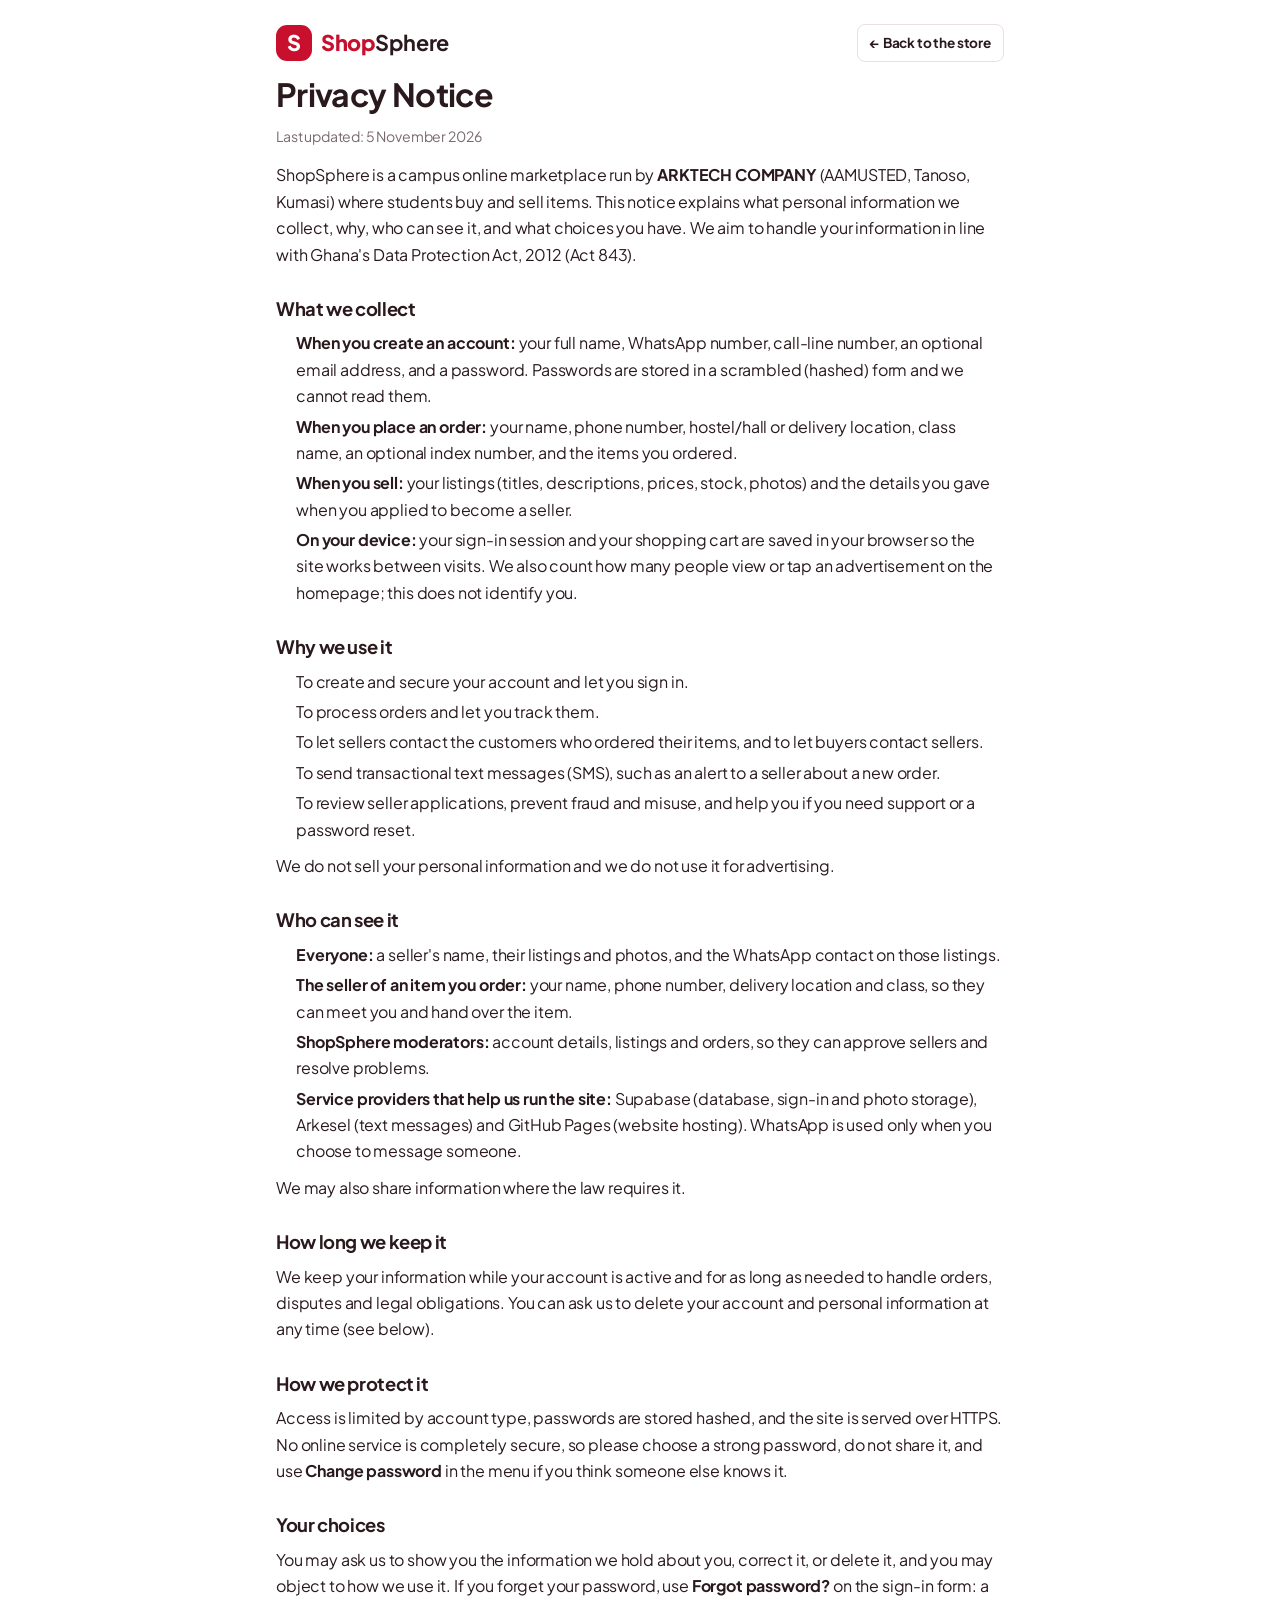
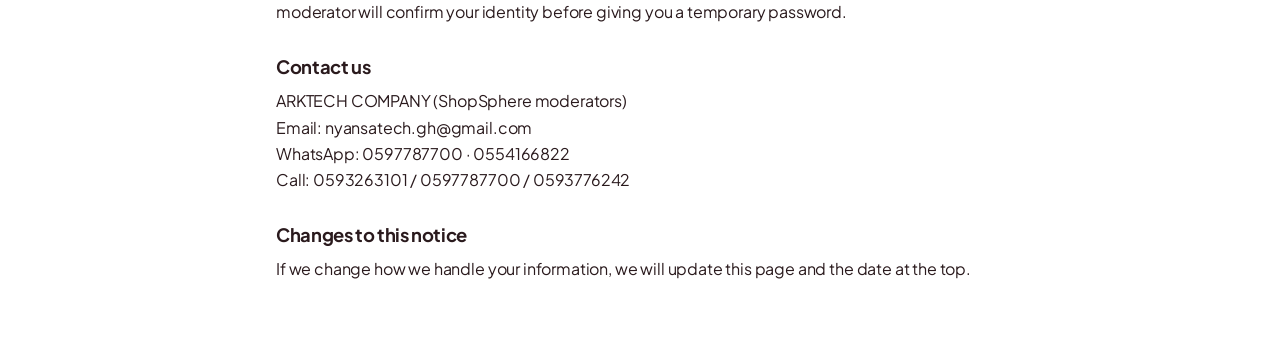
<file: Privacy.html>
<!DOCTYPE html>
<html lang="en">
<head>
  <meta charset="UTF-8" />
  <meta name="viewport" content="width=device-width, initial-scale=1.0" />
  <meta name="theme-color" content="#c8102e" />
  <title>Privacy Notice — ShopSphere</title>
  <meta name="description" content="How ShopSphere collects, uses and protects your personal information." />
  <link rel="stylesheet" href="style.css" />
  <link rel="stylesheet" href="https://cdn.jsdelivr.net/npm/bootstrap-icons@1.11.3/font/bootstrap-icons.min.css" />
  <style>
    .legal { max-width: 760px; margin: 0 auto; padding: 24px 16px 56px; line-height: 1.65; }
    .legal h1 { margin: 6px 0 4px; }
    .legal h2 { margin: 26px 0 6px; font-size: 1.15rem; }
    .legal ul { padding-left: 20px; margin: 6px 0 10px; }
    .legal li { margin-bottom: 4px; }
    .legal .updated { color: var(--muted); font-size: .88rem; margin-bottom: 14px; }
    .legal__top { display: flex; align-items: center; justify-content: space-between; gap: 12px; flex-wrap: wrap; }
  </style>
</head>
<body>
  <main class="legal">
    <div class="legal__top">
      <a href="index.html" class="logo" aria-label="ShopSphere home"><span class="logo__mark">S</span><span><b>Shop</b><em>Sphere</em></span></a>
      <a href="index.html" class="btn btn--ghost btn--sm">← Back to the store</a>
    </div>

    <h1>Privacy Notice</h1>
    <p class="updated">Last updated: 5 November 2026</p>

    <p>ShopSphere is a campus online marketplace run by <b>ARKTECH COMPANY</b> (AAMUSTED, Tanoso, Kumasi) where students buy and sell items. This notice explains what personal information we collect, why, who can see it, and what choices you have. We aim to handle your information in line with Ghana's Data Protection Act, 2012 (Act 843).</p>

    <h2>What we collect</h2>
    <ul>
      <li><b>When you create an account:</b> your full name, WhatsApp number, call-line number, an optional email address, and a password. Passwords are stored in a scrambled (hashed) form and we cannot read them.</li>
      <li><b>When you place an order:</b> your name, phone number, hostel/hall or delivery location, class name, an optional index number, and the items you ordered.</li>
      <li><b>When you sell:</b> your listings (titles, descriptions, prices, stock, photos) and the details you gave when you applied to become a seller.</li>
      <li><b>On your device:</b> your sign-in session and your shopping cart are saved in your browser so the site works between visits. We also count how many people view or tap an advertisement on the homepage; this does not identify you.</li>
    </ul>

    <h2>Why we use it</h2>
    <ul>
      <li>To create and secure your account and let you sign in.</li>
      <li>To process orders and let you track them.</li>
      <li>To let sellers contact the customers who ordered their items, and to let buyers contact sellers.</li>
      <li>To send transactional text messages (SMS), such as an alert to a seller about a new order.</li>
      <li>To review seller applications, prevent fraud and misuse, and help you if you need support or a password reset.</li>
    </ul>
    <p>We do not sell your personal information and we do not use it for advertising.</p>

    <h2>Who can see it</h2>
    <ul>
      <li><b>Everyone:</b> a seller's name, their listings and photos, and the WhatsApp contact on those listings.</li>
      <li><b>The seller of an item you order:</b> your name, phone number, delivery location and class, so they can meet you and hand over the item.</li>
      <li><b>ShopSphere moderators:</b> account details, listings and orders, so they can approve sellers and resolve problems.</li>
      <li><b>Service providers that help us run the site:</b> Supabase (database, sign-in and photo storage), Arkesel (text messages) and GitHub Pages (website hosting). WhatsApp is used only when you choose to message someone.</li>
    </ul>
    <p>We may also share information where the law requires it.</p>

    <h2>How long we keep it</h2>
    <p>We keep your information while your account is active and for as long as needed to handle orders, disputes and legal obligations. You can ask us to delete your account and personal information at any time (see below).</p>

    <h2>How we protect it</h2>
    <p>Access is limited by account type, passwords are stored hashed, and the site is served over HTTPS. No online service is completely secure, so please choose a strong password, do not share it, and use <b>Change password</b> in the menu if you think someone else knows it.</p>

    <h2>Your choices</h2>
    <p>You may ask us to show you the information we hold about you, correct it, or delete it, and you may object to how we use it. If you forget your password, use <b>Forgot password?</b> on the sign-in form: a moderator will confirm your identity before giving you a temporary password.</p>

    <h2>Contact us</h2>
    <p>ARKTECH COMPANY (ShopSphere moderators)<br>
      Email: <a href="mailto:nyansatech.gh@gmail.com">nyansatech.gh@gmail.com</a><br>
      WhatsApp: <a href="https://wa.me/233597787700" target="_blank" rel="noopener">0597787700</a> · <a href="https://wa.me/233554166822" target="_blank" rel="noopener">0554166822</a><br>
      Call: 0593263101 / 0597787700 / 0593776242</p>

    <h2>Changes to this notice</h2>
    <p>If we change how we handle your information, we will update this page and the date at the top.</p>
  </main>
</body>
</html>
</file>
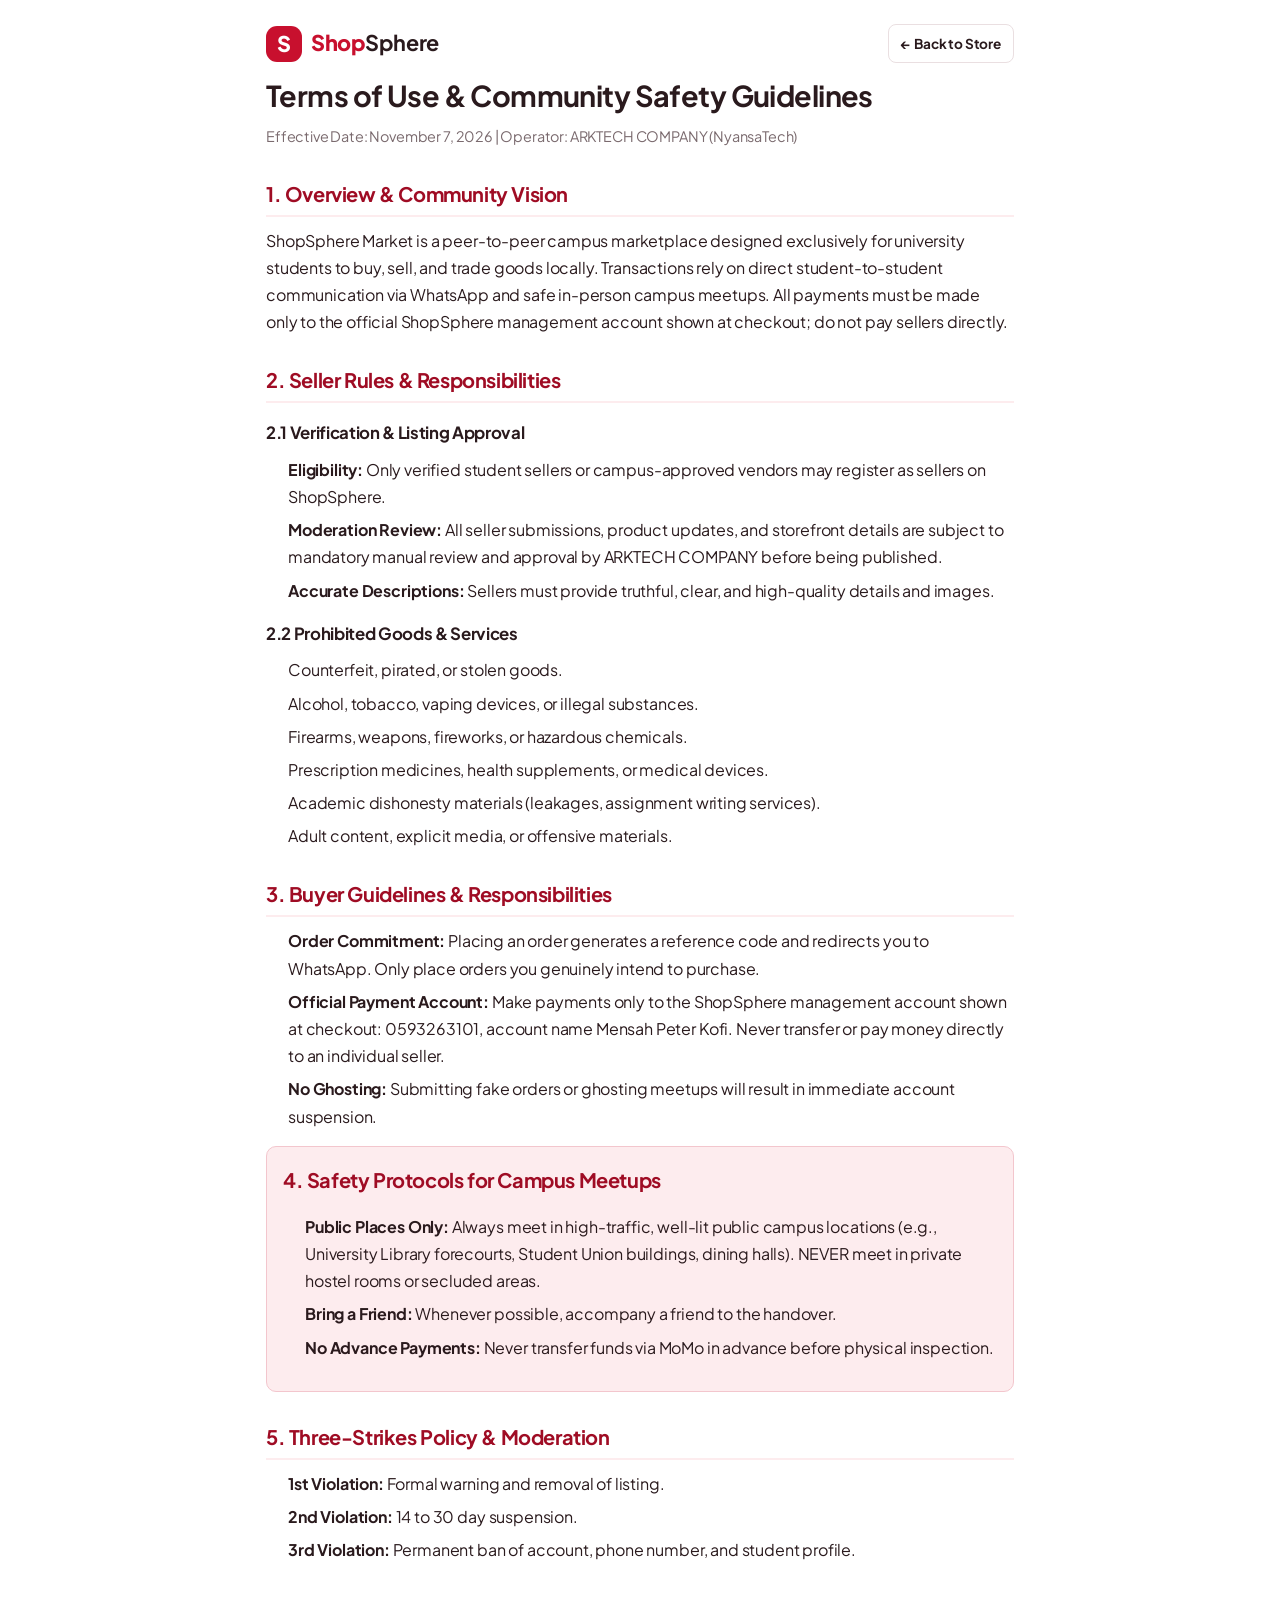
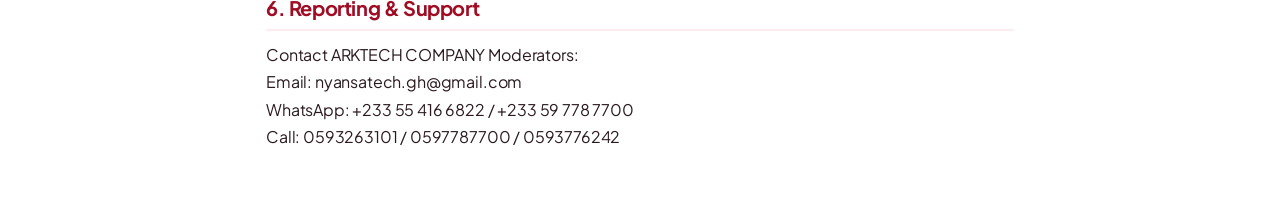
<file: terms.html>
<!DOCTYPE html>
<html lang="en">
<head>
  <meta charset="UTF-8" />
  <meta name="viewport" content="width=device-width, initial-scale=1.0" />
  <meta name="theme-color" content="#c8102e" />
  <title>Terms of Use & Community Safety — ShopSphere</title>
  <link rel="stylesheet" href="style.css" />
  <link rel="stylesheet" href="https://cdn.jsdelivr.net/npm/bootstrap-icons@1.11.3/font/bootstrap-icons.min.css" />
  <style>
    .legal { max-width: 780px; margin: 0 auto; padding: 24px 16px 56px; line-height: 1.7; }
    .legal h1 { font-size: 1.8rem; margin: 8px 0 4px; }
    .legal h2 { font-size: 1.25rem; margin: 28px 0 10px; color: var(--red-dark, #c8102e); border-bottom: 2px solid var(--red-soft); padding-bottom: 4px; }
    .legal h3 { font-size: 1.05rem; margin: 16px 0 6px; }
    .legal ul { padding-left: 22px; margin: 8px 0 14px; }
    .legal li { margin-bottom: 6px; }
    .legal .updated { color: var(--muted); font-size: 0.9rem; margin-bottom: 16px; }
    .legal-box { background: var(--red-soft, #fdf2f2); border: 1px solid var(--red-line, #f8d7da); border-radius: 10px; padding: 16px; margin: 16px 0; }
  </style>
</head>
<body>
  <main class="legal">
    <div style="display:flex;justify-content:space-between;align-items:center;">
      <a href="index.html" class="logo"><span class="logo__mark">S</span><span><b>Shop</b><em>Sphere</em></span></a>
      <a href="index.html" class="btn btn--ghost btn--sm">← Back to Store</a>
    </div>

    <h1>Terms of Use & Community Safety Guidelines</h1>
    <p class="updated">Effective Date: November 7, 2026 | Operator: ARKTECH COMPANY (NyansaTech)</p>

    <h2>1. Overview & Community Vision</h2>
    <p>ShopSphere Market is a peer-to-peer campus marketplace designed exclusively for university students to buy, sell, and trade goods locally. Transactions rely on direct student-to-student communication via WhatsApp and safe in-person campus meetups. All payments must be made only to the official ShopSphere management account shown at checkout; do not pay sellers directly.</p>

    <h2>2. Seller Rules & Responsibilities</h2>
    <h3>2.1 Verification & Listing Approval</h3>
    <ul>
      <li><strong>Eligibility:</strong> Only verified student sellers or campus-approved vendors may register as sellers on ShopSphere.</li>
      <li><strong>Moderation Review:</strong> All seller submissions, product updates, and storefront details are subject to mandatory manual review and approval by ARKTECH COMPANY before being published.</li>
      <li><strong>Accurate Descriptions:</strong> Sellers must provide truthful, clear, and high-quality details and images.</li>
    </ul>

    <h3>2.2 Prohibited Goods & Services</h3>
    <ul>
      <li>Counterfeit, pirated, or stolen goods.</li>
      <li>Alcohol, tobacco, vaping devices, or illegal substances.</li>
      <li>Firearms, weapons, fireworks, or hazardous chemicals.</li>
      <li>Prescription medicines, health supplements, or medical devices.</li>
      <li>Academic dishonesty materials (leakages, assignment writing services).</li>
      <li>Adult content, explicit media, or offensive materials.</li>
    </ul>

    <h2>3. Buyer Guidelines & Responsibilities</h2>
    <ul>
      <li><strong>Order Commitment:</strong> Placing an order generates a reference code and redirects you to WhatsApp. Only place orders you genuinely intend to purchase.</li>
      <li><strong>Official Payment Account:</strong> Make payments only to the ShopSphere management account shown at checkout: 0593263101, account name Mensah Peter Kofi. Never transfer or pay money directly to an individual seller.</li>
      <li><strong>No Ghosting:</strong> Submitting fake orders or ghosting meetups will result in immediate account suspension.</li>
    </ul>

    <div class="legal-box">
      <h2 style="margin-top:0">4. Safety Protocols for Campus Meetups</h2>
      <ul>
        <li><strong>Public Places Only:</strong> Always meet in high-traffic, well-lit public campus locations (e.g., University Library forecourts, Student Union buildings, dining halls). NEVER meet in private hostel rooms or secluded areas.</li>
        <li><strong>Bring a Friend:</strong> Whenever possible, accompany a friend to the handover.</li>
        <li><strong>No Advance Payments:</strong> Never transfer funds via MoMo in advance before physical inspection.</li>
      </ul>
    </div>

    <h2>5. Three-Strikes Policy & Moderation</h2>
    <ul>
      <li><strong>1st Violation:</strong> Formal warning and removal of listing.</li>
      <li><strong>2nd Violation:</strong> 14 to 30 day suspension.</li>
      <li><strong>3rd Violation:</strong> Permanent ban of account, phone number, and student profile.</li>
    </ul>

    <h2>6. Reporting & Support</h2>
    <p>Contact ARKTECH COMPANY Moderators:<br>
    Email: <a href="mailto:nyansatech.gh@gmail.com">nyansatech.gh@gmail.com</a><br>
    WhatsApp: <a href="https://wa.me/233554166822">+233 55 416 6822</a> / <a href="https://wa.me/233597787700">+233 59 778 7700</a><br>
    Call: 0593263101 / 0597787700 / 0593776242</p>
  </main>
</body>
</html>
</file>
<file: style.css>
@import url('https://fonts.googleapis.com/css2?family=Plus+Jakarta+Sans:wght@400;500;600;700;800&display=swap');

/* =========================================================
   ShopSphere Campus — red & white
   Tokens first. Legacy names (--orange, --green, --yellow)
   are kept as aliases so admin / seller pages keep working.
   ========================================================= */
:root {
  --red: #c8102e;
  --red-dark: #9f0c24;
  --red-deep: #5c0615;
  --red-soft: #fdecee;
  --red-line: #f3c6cd;
  --white: #ffffff;

  --ink: #2a1a1d;
  --muted: #7a6a6e;
  --line: #eadfe1;
  --bg: #fcf8f8;
  --card: #ffffff;
  --ok: #1f9d55;
  --danger: #4a0a14;

  /* legacy aliases (used by admin.html / admin.js / seller pages) */
  --orange: var(--red);
  --orange-dark: var(--red-dark);
  --green: var(--red);
  --green-dark: var(--red-dark);
  --yellow: #ffc2cb;

  --radius: 14px;
  --radius-sm: 10px;
  --shadow: 0 1px 2px rgba(92, 6, 21, .05), 0 6px 20px rgba(92, 6, 21, .06);
  --shadow-lg: 0 18px 50px rgba(60, 5, 15, .28);

  --font-sans: 'Plus Jakarta Sans', -apple-system, BlinkMacSystemFont, 'Segoe UI', Roboto, Helvetica, Arial, sans-serif;
  
  /* Font Sizes */
  --fs-xs: 0.75rem;
  --fs-sm: 0.875rem;
  --fs-base: 1rem;
  --fs-lg: 1.125rem;
  --fs-xl: 1.35rem;
  --fs-2xl: 1.75rem;
}

* { box-sizing: border-box; margin: 0; padding: 0; }
html {
  font-family: var(--font-sans);
  font-size: 16px;
  -webkit-font-smoothing: antialiased;
  -moz-osx-font-smoothing: grayscale;
  text-rendering: optimizeLegibility;
  scroll-behavior: smooth;
}
body {
  font-family: var(--font-sans);
  line-height: 1.55;
  color: var(--ink, #1f2937);
  letter-spacing: -0.01em;
}
img { display: block; max-width: 100%; }
button { font: inherit; cursor: pointer; border: none; background: none; color: inherit; }
input, select, textarea { font: inherit; color: inherit; }
a { color: inherit; text-decoration: none; }
ul { list-style: none; }
:focus-visible { outline: 3px solid var(--red); outline-offset: 2px; }
.header :focus-visible, .admin-side :focus-visible, .footer :focus-visible, .slide :focus-visible { outline-color: #fff; }

/* ---------- Buttons ---------- */
.btn {
  display: inline-flex; align-items: center; justify-content: center; gap: 8px;
  padding: 11px 18px; border-radius: var(--radius-sm); font-weight: 700;
  transition: background .15s ease, border-color .15s ease, color .15s ease;
  white-space: nowrap;
}
.btn:active { transform: translateY(1px); }
.btn:disabled { opacity: .55; cursor: not-allowed; }
.btn--primary, .btn--green { background: var(--red); color: #fff; }
.btn--primary:hover, .btn--green:hover { background: var(--red-dark); }
.btn--ghost { background: #fff; color: var(--ink); border: 1.5px solid var(--line); }
.btn--ghost:hover { border-color: var(--red); color: var(--red-dark); background: var(--red-soft); }
.btn--white { background: #fff; color: var(--red-dark); }
.btn--white:hover { background: var(--red-soft); }
.btn--danger { background: var(--danger); color: #fff; }
.btn--danger:hover { background: #000; }
.btn--block { width: 100%; }
.btn--sm { padding: 7px 12px; font-size: .85rem; border-radius: 8px; }

/* ---------- Layout helpers ---------- */
.container { width: min(1200px, 92%); margin-inline: auto; }
.hidden { display: none !important; }
.badge { display: inline-block; padding: 3px 9px; border-radius: 999px; font-size: .72rem; font-weight: 700; }
.badge--sale { background: var(--red-soft); color: var(--red-dark); }
.badge--cat { background: var(--red-soft); color: var(--red-dark); }
.badge--low { background: #fef3c7; color: #92400e; }
.section-title {
  display: flex; align-items: flex-end; gap: 12px; justify-content: space-between;
  margin: 30px 0 14px;
}
.section-title h2 { font-family: var(--font-display); font-size: 1.45rem; font-weight: 800; letter-spacing: -.01em; line-height: 1.15; }
.section-title span { color: inherit; }
.section-title__count { color: var(--muted); font-size: .85rem; font-weight: 600; margin-top: 2px; }
.section-title__tools { display: flex; align-items: center; gap: 10px; }

/* ---------- Toasts ---------- */
.toast-host {
  position: fixed; z-index: 4000; bottom: 22px; right: 22px;
  display: flex; flex-direction: column; gap: 10px; pointer-events: none;
}
.toast {
  display: flex; align-items: center; gap: 10px;
  background: var(--ink); color: #fff; padding: 12px 16px; border-radius: 12px;
  box-shadow: var(--shadow-lg); font-weight: 600; font-size: .9rem;
  transform: translateX(120%); opacity: 0; transition: transform .3s ease, opacity .3s ease;
  max-width: 320px;
}
.toast--show { transform: translateX(0); opacity: 1; }
.toast__icon { flex: none; color: #72dc99; font-size: 1.05rem; }
.toast--error .toast__icon { color: #ff7b8b; }
.toast--info .toast__icon { color: #ffc2cb; }

/* =========================================================
   HEADER (index)
   ========================================================= */
.header { position: sticky; top: 0; z-index: 900; background: var(--red); color: #fff; box-shadow: 0 2px 14px rgba(92, 6, 21, .28); }
.header__top {
  background: var(--red-deep); color: #ffe3e7; font-size: .78rem; text-align: center;
  padding: 6px 12px; font-weight: 600;
}
.header__main {
  display: grid; align-items: center; gap: 14px; padding: 12px 0; min-width: 0;
  grid-template-columns: auto minmax(0, 1fr) auto;
  grid-template-areas: "menu logo search cart";
}
.header .hamburger { grid-area: menu; }
.header .logo { grid-area: logo; }
.header .search { grid-area: search; }
.header .header__actions { grid-area: cart; }

.hamburger {
  display: inline-flex; align-items: center; justify-content: center;
  width: 42px; height: 42px; border-radius: 12px; font-size: 1.5rem; line-height: 1;
}
.header .hamburger { background: rgba(255, 255, 255, .16); color: #fff; }
.header .hamburger:hover { background: rgba(255, 255, 255, .28); }

.logo { display: flex; align-items: center; gap: 9px; font-family: var(--font-display); font-weight: 800; font-size: 1.35rem; letter-spacing: -.02em; }
.logo b { color: var(--red); font-weight: 800; }
.logo em { color: var(--ink); font-style: normal; font-weight: 700; }
.logo__mark {
  width: 36px; height: 36px; border-radius: 11px; background: var(--red); color: #fff;
  display: grid; place-items: center; font-weight: 800; flex: none;
}
.header .logo b { color: #fff; }
.header .logo em { color: #ffd3d9; }
.header .logo__mark { background: #fff; color: var(--red); }

/* search */
.search { position: relative; width: 100%; max-width: 680px; margin-inline: auto; min-width: 0; }
.search__box { display: flex; background: #fff; border-radius: 12px; overflow: hidden; transition: box-shadow .15s ease; }
.search__box:focus-within { box-shadow: 0 0 0 3px rgba(255, 255, 255, .5); }
.search__box input { flex: 1; min-width: 0; border: none; padding: 12px 14px; outline: none; background: transparent; color: var(--ink); }
.search__box input::placeholder { color: #a8979b; }
.search__box button { display: grid; place-items: center; background: var(--red-deep); color: #fff; padding: 0 18px; transition: background .15s ease; }
.search__box button:hover { background: #000; }
.search__box button svg { display: block; }

/* cart & track button customizations */
.header__actions { display: flex; align-items: center; gap: 8px; }
.icon-btn {
  position: relative; display: inline-flex; align-items: center; gap: 8px;
  padding: 9px 14px; border-radius: 12px; font-weight: 700; color: var(--ink);
}

/* Track Order Button Styling */
#btnTrackOrder {
  background: rgba(255, 255, 255, 0.15) !important;
  color: #ffffff !important;
  border: 1px solid rgba(255, 255, 255, 0.3) !important;
  transition: all 0.2s ease;
  min-height: 42px;
}
#btnTrackOrder:hover {
  background: #ffffff !important;
  color: var(--red-dark, #c8102e) !important;
}

/* Cart Button Styling (High Visibility Accent) */
#btnCart {
  background: #22c55e !important; /* Fresh WhatsApp/Green Accent */
  color: #ffffff !important;
  border: none !important;
  box-shadow: 0 2px 8px rgba(34, 197, 94, 0.3);
  transition: all 0.2s ease;
  min-height: 42px;
}
#btnCart:hover {
  background: #16a34a !important;
  transform: translateY(-1px);
}
#btnCart .count {
  position: absolute; top: -6px; right: -6px; background: #ffffff !important; color: #16a34a !important;
  font-size: .7rem; min-width: 20px; height: 20px; border-radius: 999px;
  display: grid; place-items: center; padding: 0 5px; font-weight: 800;
  box-shadow: 0 0 0 2px #16a34a;
}

/* =========================================================
   HERO / CAROUSEL
   ========================================================= */
.hero { margin-top: 16px; }
.carousel { position: relative; border-radius: 20px; overflow: hidden; touch-action: pan-y; }
.carousel__track { display: flex; transition: transform .5s ease; }
.slide {
  position: relative; isolation: isolate; overflow: hidden;
  min-width: 100%; min-height: 300px; padding: 46px 56px; color: #fff;
  display: flex; flex-direction: column; justify-content: center; align-items: flex-start; gap: 10px;
}
.slide--crimson { background: var(--red); }
.slide--deep { background: var(--red-deep); }
.slide--bright { background: #e0243f; }
.slide::before {
  content: ""; position: absolute; inset: 0; z-index: -1;
  background-image: radial-gradient(rgba(255, 255, 255, .14) 1.5px, transparent 1.5px);
  background-size: 20px 20px;
}
.slide::after {
  content: ""; position: absolute; z-index: -1; right: -90px; bottom: -120px;
  width: 340px; height: 340px; border-radius: 50%; background: rgba(255, 255, 255, .09);
}
.slide h2 { font-family: var(--font-display); font-weight: 800; font-size: clamp(1.8rem, 4.4vw, 3.1rem); line-height: 1.04; letter-spacing: -.02em; max-width: 14em; }
.slide p { font-size: 1.05rem; max-width: 30em; color: #ffe6e9; margin-bottom: 8px; }
.slide__art { position: absolute; right: 7%; top: 50%; transform: translateY(-50%) rotate(-8deg); font-size: clamp(5rem, 13vw, 9rem); line-height: 1; z-index: -1; filter: drop-shadow(0 12px 18px rgba(0, 0, 0, .25)); }

.carousel__dots { position: absolute; bottom: 14px; left: 56px; display: flex; gap: 7px; }
.carousel__dots button { width: 9px; height: 9px; border-radius: 50%; background: rgba(255, 255, 255, .5); transition: width .2s ease, background .2s ease; }
.carousel__dots button.active { background: #fff; width: 24px; border-radius: 999px; }
.carousel__arrow {
  position: absolute; top: 50%; transform: translateY(-50%); background: rgba(255, 255, 255, .22);
  color: #fff; width: 40px; height: 40px; border-radius: 50%; font-size: 1.3rem; line-height: 1;
  display: grid; place-items: center; backdrop-filter: blur(4px);
}
.carousel__arrow:hover { background: rgba(255, 255, 255, .4); }
.carousel__arrow--prev { left: 12px; }
.carousel__arrow--next { right: 12px; }

/* perks strip */
.perks { display: grid; grid-template-columns: repeat(3, 1fr); gap: 12px; margin-top: 14px; }
.perk { display: flex; align-items: center; gap: 12px; background: #fff; border: 1px solid var(--line); border-radius: var(--radius); padding: 12px 14px; min-width: 0; }
.perk__icon { width: 42px; height: 42px; border-radius: 50%; background: var(--red-soft); display: grid; place-items: center; font-size: 1.2rem; flex: none; }
.perk strong { display: block; font-size: .93rem; line-height: 1.25; }
.perk span { font-size: .8rem; color: var(--muted); }

/* =========================================================
   CATEGORIES
   ========================================================= */
.cats {
  display: flex; gap: 12px; overflow-x: auto; padding: 4px 2px 10px;
  scroll-snap-type: x proximity; scrollbar-width: none; -webkit-overflow-scrolling: touch;
}
.cats::-webkit-scrollbar { display: none; }
.cat-tile {
  flex: none; width: 88px; display: flex; flex-direction: column; align-items: center; gap: 8px;
  font-size: .84rem; font-weight: 700; color: var(--ink); scroll-snap-align: start; padding: 2px 0;
}
.cat-tile > .bi {
  width: 64px; height: 64px; border-radius: 50%; background: #fff; border: 1.5px solid var(--line);
  display: grid; place-items: center; font-size: 1.7rem; transition: background .15s ease, border-color .15s ease;
}
.cat-tile:hover > .bi { border-color: var(--red); background: var(--red-soft); }
.cat-tile.active { color: var(--red-dark); }
.cat-tile.active > .bi { background: var(--red); border-color: var(--red); box-shadow: 0 0 0 3px var(--red-line); }

/* =========================================================
   PRODUCTS
   ========================================================= */
.products { display: grid; grid-template-columns: repeat(auto-fill, minmax(min(215px, 100%), 1fr)); gap: 16px; }
.card {
  background: var(--card); border: 1px solid var(--line); border-radius: var(--radius); overflow: hidden;
  display: flex; flex-direction: column; position: relative; transition: border-color .15s ease, box-shadow .15s ease;
}
.card:hover { border-color: var(--red-line); box-shadow: var(--shadow); }
.card__media { position: relative; aspect-ratio: 1 / 1; background: #f4eeee; }
.card__media img { width: 100%; height: 100%; object-fit: cover; }
.card__tag {
  position: absolute; top: 9px; left: 9px; background: rgba(255, 255, 255, .95); color: var(--red-dark);
  font-size: .72rem; font-weight: 700; padding: 3px 9px; border-radius: 999px;
}
.card__disc { position: absolute; top: 9px; right: 9px; background: var(--red); color: #fff; font-size: .72rem; font-weight: 800; padding: 3px 8px; border-radius: 8px; }
.card__soldout { position: absolute; inset: 0; background: rgba(255, 255, 255, .72); display: grid; place-items: center; font-weight: 800; color: var(--red-dark); }
.card__body { padding: 12px 13px 14px; display: flex; flex-direction: column; gap: 5px; flex: 1; min-width: 0; }
.card__title {
  font-size: .95rem; font-weight: 700; line-height: 1.3; display: -webkit-box; -webkit-line-clamp: 2;
  -webkit-box-orient: vertical; overflow: hidden; min-height: 2.6em;
}
.card__price { display: flex; align-items: baseline; flex-wrap: wrap; gap: 4px 8px; }
.card__price .now { font-family: var(--font-display); font-size: 1.2rem; font-weight: 800; color: var(--red); }
.card__price .was { font-size: .8rem; color: var(--muted); text-decoration: line-through; }
.card__seller { font-size: .78rem; color: var(--muted); line-height: 1.55; overflow-wrap: anywhere; }
.card__seller .verified-badge { margin-top: 3px; }
.card__seller strong { color: var(--ink); font-weight: 700; }
.card__actions { display: flex; gap: 8px; margin-top: auto; padding-top: 8px; }
.card__actions .btn { flex: 1; font-size: .84rem; padding: 9px 6px; }
.stock-note { font-size: .74rem; color: var(--muted); }
.stock-note.low { color: #92400e; font-weight: 700; }
.stock-note.out { color: var(--red-dark); font-weight: 800; }
.stars { color: var(--red); font-size: .8rem; letter-spacing: 1px; }
.stars small { color: var(--muted); margin-left: 4px; }

/* =========================================================
   OVERLAY / DRAWERS
   ========================================================= */
.overlay { position: fixed; inset: 0; background: rgba(40, 4, 12, .55); z-index: 1000; opacity: 0; pointer-events: none; transition: opacity .25s ease; }
.overlay.open { opacity: 1; pointer-events: auto; }

.drawer {
  position: fixed; top: 0; bottom: 0; right: 0; width: min(420px, 90%); background: #fff;
  z-index: 1100; transform: translateX(100%);
  display: flex; flex-direction: column; box-shadow: none; visibility: hidden;
  transition: transform .3s ease, visibility 0s linear .3s, box-shadow .3s ease;
}
.drawer.open { transform: translateX(0); box-shadow: var(--shadow-lg); visibility: visible; transition-delay: 0s; }
.drawer--left { left: 0; right: auto; transform: translateX(-100%); width: min(330px, 86%); }
.drawer--left.open { transform: translateX(0); }
.drawer__head { display: flex; align-items: center; justify-content: space-between; padding: 16px; border-bottom: 1px solid var(--line); }
.drawer__head h3 { font-family: var(--font-display); font-size: 1.15rem; }
.drawer__body { flex: 1; overflow-y: auto; padding: 14px 16px; }
.drawer__foot { border-top: 1px solid var(--line); padding: 16px; }
.close-x { font-size: 1.4rem; width: 38px; height: 38px; border-radius: 10px; color: var(--muted); display: grid; place-items: center; flex: none; }
.close-x:hover { background: var(--red-soft); color: var(--red-dark); }

/* menu drawer */
.drawer__head--brand { background: var(--red); color: #fff; border: none; align-items: flex-start; padding: 20px 14px 20px 16px; gap: 10px; }
.drawer__head--brand .close-x { color: #fff; }
.drawer__head--brand .close-x:hover { background: rgba(255, 255, 255, .2); color: #fff; }
.drawer__user { display: flex; align-items: center; gap: 12px; min-width: 0; }
.avatar {
  width: 48px; height: 48px; border-radius: 50%; background: #fff; color: var(--red);
  display: grid; place-items: center; font-family: var(--font-display); font-weight: 800; font-size: 1.25rem; flex: none;
}
.drawer__user strong { display: block; font-size: 1.02rem; line-height: 1.2; overflow: hidden; text-overflow: ellipsis; white-space: nowrap; }
.drawer__user small { color: #ffd9de; font-size: .8rem; }
.drawer__user > div { min-width: 0; }

.menu { display: flex; flex-direction: column; gap: 2px; }
.menu__item {
  display: flex; align-items: center; gap: 14px; width: 100%; min-height: 52px; padding: 8px 10px;
  text-align: left; font-weight: 700; color: var(--ink); border-radius: 12px; transition: background .15s ease;
}
.menu__item:hover { background: var(--red-soft); color: var(--red-dark); }
.menu__icon { width: 36px; height: 36px; border-radius: 11px; background: var(--red-soft); display: grid; place-items: center; font-size: 1.1rem; flex: none; }
.menu__item--primary { background: var(--red); color: #fff; margin-bottom: 6px; }
.menu__item--primary:hover { background: var(--red-dark); color: #fff; }
.menu__item--primary .menu__icon { background: rgba(255, 255, 255, .22); }
.menu__sep { height: 1px; background: var(--line); margin: 8px 6px; }
.menu__row { display: flex; align-items: center; justify-content: space-between; gap: 12px; padding: 8px 10px; font-weight: 700; }
.menu__row select { border: 1.5px solid var(--line); border-radius: 9px; padding: 8px 10px; background: #fff; font-weight: 700; }
.menu__row .menu__lead { display: flex; align-items: center; gap: 14px; }
.menu__item--muted { color: var(--muted); font-size: .9rem; }
.menu__item--muted .menu__icon { background: #f4eeee; }

/* cart */
.cart-line { display: flex; gap: 10px; padding: 12px 0; border-bottom: 1px dashed var(--line); }
.cart-line img { width: 64px; height: 64px; border-radius: 10px; object-fit: cover; background: #eee; flex: none; }
.cart-line__info { flex: 1; min-width: 0; }
.cart-line__info h4 { font-size: .9rem; margin-bottom: 3px; }
.qty { display: inline-flex; align-items: center; border: 1.5px solid var(--line); border-radius: 9px; overflow: hidden; }
.qty button { width: 32px; height: 32px; font-weight: 800; color: var(--red-dark); }
.qty button:hover { background: var(--red-soft); }
.qty span { width: 34px; text-align: center; font-weight: 800; }
.link-remove { color: var(--red-dark); font-size: .8rem; font-weight: 700; margin-top: 4px; text-decoration: underline; }
.cart-summary-row { display: flex; justify-content: space-between; margin: 6px 0; }
.cart-summary-row.total { font-size: 1.15rem; font-weight: 800; border-top: 1px solid var(--line); padding-top: 10px; }
.promo-row { display: flex; gap: 8px; margin: 10px 0; }
.promo-row input { flex: 1; border: 1.5px solid var(--line); border-radius: 9px; padding: 9px 11px; outline: none; }

/* =========================================================
   MODALS & FORMS
   ========================================================= */
.modal { position: fixed; inset: 0; z-index: 1200; display: none; align-items: flex-start; justify-content: center; padding: 24px 14px; overflow-y: auto; }
.modal.open { display: flex; }
.modal__panel { background: #fff; border-radius: 18px; width: min(900px, 100%); box-shadow: var(--shadow-lg); animation: pop .2s ease; margin: auto; }
.modal__panel--sm { width: min(460px, 100%); }
@keyframes pop { from { transform: translateY(14px); opacity: 0; } to { transform: none; opacity: 1; } }
.modal__head { display: flex; align-items: center; justify-content: space-between; padding: 16px 20px; border-bottom: 1px solid var(--line); }
.modal__head h3 { font-family: var(--font-display); font-size: 1.15rem; }
.modal__body { padding: 20px; }

.payment-warning {
  border: 1px solid #e8b94f;
  border-left: 5px solid #c47b00;
  border-radius: 10px;
  background: #fff7df;
  color: #382b12;
  padding: 14px 16px;
  margin-bottom: 16px;
  font-size: .9rem;
}
.payment-warning h4 { display: flex; align-items: flex-start; gap: 7px; color: #704600; font-size: 1rem; margin-bottom: 5px; }
.payment-warning p { line-height: 1.5; }
.payment-warning__account { display: grid; gap: 3px; margin: 9px 0; }
.payment-warning__account div { display: flex; flex-wrap: wrap; gap: 5px; }
.payment-warning__account dt { display: inline-flex; align-items: center; gap: 5px; font-weight: 700; }
.payment-warning__consequence { display: flex; align-items: flex-start; gap: 7px; font-weight: 700; }
.payment-warning__actions { display: flex; flex-wrap: wrap; justify-content: flex-end; gap: 10px; }
.payment-warning__actions .btn { flex: 1 1 150px; }
.perk__icon .bi { font-size: 1.2rem; }

.pd { display: grid; grid-template-columns: 1fr 1fr; gap: 22px; }
.pd__gallery img.main { width: 100%; aspect-ratio: 1/1; object-fit: cover; border-radius: var(--radius); background: #f4eeee; }
.pd__thumbs { display: flex; gap: 8px; margin-top: 10px; flex-wrap: wrap; }
.pd__thumbs img { width: 58px; height: 58px; border-radius: 8px; object-fit: cover; border: 2px solid transparent; cursor: pointer; }
.pd__thumbs img.active { border-color: var(--red); }
.pd h2 { font-size: 1.4rem; margin-bottom: 6px; }
.pd__price { font-size: 1.6rem; font-weight: 800; color: var(--red); margin: 10px 0; }
.pd__price .was { font-size: 1rem; color: var(--muted); text-decoration: line-through; margin-left: 8px; }
.pd__specs { background: #faf4f4; border-radius: 10px; padding: 12px 14px; margin: 12px 0; white-space: pre-line; font-size: .9rem; }
.pd__buy { display: flex; gap: 10px; align-items: center; margin-top: 14px; }

.field { margin-bottom: 14px; }
.field label { display: block; font-weight: 700; font-size: .85rem; margin-bottom: 6px; }
.field input, .field select, .field textarea {
  width: 100%; border: 1.5px solid var(--line); border-radius: 10px; padding: 11px 13px; outline: none;
  background: #fff; transition: border-color .15s ease, box-shadow .15s ease;
}
.field input:focus, .field select:focus, .field textarea:focus { border-color: var(--red); box-shadow: 0 0 0 3px var(--red-soft); }
.field textarea { min-height: 84px; resize: vertical; }
.grid-2 { display: grid; grid-template-columns: 1fr 1fr; gap: 14px; }

.confirm { text-align: center; padding: 10px 6px; }
.confirm__check { width: 72px; height: 72px; border-radius: 50%; background: var(--red); color: #fff; display: grid; place-items: center; font-size: 2rem; margin: 0 auto 14px; }
.confirm__id { font-size: 1.3rem; font-weight: 800; color: var(--red-dark); letter-spacing: 1px; margin: 6px 0; }

.empty { text-align: center; color: var(--muted); padding: 48px 10px; }
.empty .big { font-size: 2.4rem; }

/* =========================================================
   FOOTER
   ========================================================= */
.footer { background: var(--red-deep); color: #f3cdd3; margin-top: 48px; padding: 36px 0 28px; }
.footer__grid { display: grid; grid-template-columns: 1.4fr 1fr 1fr; gap: 28px; }
.footer h4 { font-family: var(--font-display); color: #fff; margin-bottom: 10px; font-size: 1.05rem; }
.footer li { padding: 4px 0; font-size: .9rem; }
.footer p { font-size: .9rem; max-width: 34em; }
.footer a { text-decoration: underline; text-underline-offset: 3px; text-decoration-color: rgba(255, 255, 255, .35); }
.footer a:hover { color: #fff; text-decoration-color: #fff; }
.footer__bottom { text-align: center; margin-top: 26px; padding-top: 16px; border-top: 1px solid rgba(255, 255, 255, .14); font-size: .8rem; }

/* =========================================================
   ADMIN / SELLER DASHBOARDS
   ========================================================= */
.admin-shell { display: grid; grid-template-columns: 240px 1fr; min-height: 100vh; min-height: 100dvh; }
.admin-side { background: var(--red-deep); color: #f3cdd3; padding: 18px 14px; position: sticky; top: 0; height: 100vh; height: 100dvh; overflow-y: auto; }
.admin-side .logo { color: #fff; margin-bottom: 22px; }
.admin-side .logo b { color: #ffc2cb; }
.admin-side .logo em { color: #fff; }
.admin-side .logo__mark { background: #fff; color: var(--red); }
.admin-nav button { display: flex; gap: 10px; width: 100%; padding: 12px 14px; border-radius: 10px; color: #f3cdd3; font-weight: 700; margin-bottom: 4px; text-align: left; }
.admin-nav button.active, .admin-nav button:hover { background: rgba(255, 255, 255, .12); color: #fff; }
.admin-main { padding: 22px; min-width: 0; }
.admin-topbar { display: flex; align-items: center; justify-content: space-between; margin-bottom: 20px; flex-wrap: wrap; gap: 10px; }
.admin-topbar h1 { font-family: var(--font-display); font-size: 1.5rem; }
.admin-topbar .hamburger { background: var(--red-soft); color: var(--red-dark); }

.stats { display: grid; grid-template-columns: repeat(auto-fit, minmax(190px, 1fr)); gap: 14px; margin-bottom: 24px; }
.stat { background: #fff; border: 1px solid var(--line); border-radius: var(--radius); padding: 18px; position: relative; overflow: hidden; }
.stat__icon { position: absolute; right: -6px; bottom: -10px; font-size: 3.4rem; opacity: .12; }
.stat__label { color: var(--muted); font-size: .84rem; font-weight: 700; }
.stat__value { font-family: var(--font-display); font-size: 1.8rem; font-weight: 800; margin-top: 4px; }
.stat--sales { border-top: 3px solid var(--red); }
.stat--prod { border-top: 3px solid var(--red-dark); }
.stat--ord { border-top: 3px solid var(--red-deep); }
.stat--low { border-top: 3px solid var(--ink); }

.panel { background: #fff; border: 1px solid var(--line); border-radius: var(--radius); padding: 18px; margin-bottom: 20px; }
.panel h3 { font-family: var(--font-display); margin-bottom: 14px; }

.table-wrap { overflow-x: auto; }
table.data { width: 100%; border-collapse: collapse; min-width: 620px; }
table.data th, table.data td { text-align: left; padding: 11px 12px; border-bottom: 1px solid var(--line); font-size: .88rem; }
table.data th { color: var(--muted); font-size: .8rem; font-weight: 700; }
table.data tr:hover td { background: #fdf8f8; }
table.data img { width: 44px; height: 44px; border-radius: 8px; object-fit: cover; background: #eee; }
.row-actions { display: flex; gap: 6px; }
.status-pill { padding: 4px 10px; border-radius: 999px; font-size: .74rem; font-weight: 800; }
.status-Pending { background: #fef3c7; color: #92400e; }
.status-Shipped { background: #dbeafe; color: #1e40af; }
.status-Delivered { background: #dcfce7; color: #166534; }
.status-Canceled { background: var(--red-soft); color: var(--red-dark); }

.media-mgr { display: grid; grid-template-columns: 1fr 1fr; gap: 16px; }
.dropzone { border: 2.5px dashed var(--line); border-radius: var(--radius); padding: 22px; text-align: center; color: var(--muted); transition: all .15s ease; cursor: pointer; }
.dropzone.drag { border-color: var(--red); background: var(--red-soft); color: var(--red-dark); }
.dropzone .big { font-size: 2rem; }
.camera-box { border: 1px solid var(--line); border-radius: var(--radius); padding: 12px; }
.camera-box video, .camera-box canvas.snap { width: 100%; border-radius: 10px; background: #000; aspect-ratio: 4/3; object-fit: cover; }
.camera-controls { display: flex; gap: 8px; margin-top: 10px; }
.thumb-list { display: flex; gap: 8px; flex-wrap: wrap; margin-top: 12px; }
.thumb-item { position: relative; width: 66px; height: 66px; }
.thumb-item img { width: 100%; height: 100%; border-radius: 8px; object-fit: cover; border: 2px solid var(--line); }
.thumb-item.primary img { border-color: var(--red); }
.thumb-item .del { position: absolute; top: -6px; right: -6px; background: var(--danger); color: #fff; width: 20px; height: 20px; border-radius: 50%; font-size: .7rem; line-height: 1; }
.thumb-item .star { position: absolute; bottom: -6px; left: 50%; transform: translateX(-50%); background: var(--red); color: #fff; font-size: .6rem; padding: 1px 6px; border-radius: 999px; }

.login-wrap { min-height: 100vh; min-height: 100dvh; display: grid; place-items: center; background: linear-gradient(135deg, var(--red), var(--red-deep)); padding: 20px; }
.login-card { background: #fff; border-radius: 20px; box-shadow: var(--shadow-lg); padding: 30px; width: min(400px, 100%); text-align: center; }
.login-card .logo { justify-content: center; margin-bottom: 8px; }

/* =========================================================
   RESPONSIVE
   ========================================================= */
@media (max-width: 900px) {
  .pd { grid-template-columns: 1fr; }
  .media-mgr { grid-template-columns: 1fr; }
  .admin-shell { grid-template-columns: 1fr; }
  .admin-side { position: fixed; z-index: 1100; left: 0; top: 0; transform: translateX(-100%); transition: transform .3s ease; width: 250px; }
  .admin-side.open { transform: translateX(0); }
  .admin-menu-btn { display: inline-flex !important; }
  .footer__grid { grid-template-columns: 1fr 1fr; }
  .footer__grid > :first-child { grid-column: 1 / -1; }
}

@media (max-width: 720px) {
  .header__top { font-size: .72rem; padding: 5px 10px; }
  .header__main {
    grid-template-columns: auto minmax(0, 1fr) auto;
    grid-template-areas: "menu logo cart" "search search search";
    gap: 10px 10px; padding: 10px 0 12px;
  }
  .header .logo { justify-self: start; }
  .header .icon-btn .label { display: none; }
  .header .icon-btn { padding: 9px 11px; }
  .search { max-width: none; }
  .search__box input { padding: 11px 12px; }

  .slide { min-height: 240px; padding: 28px 22px 44px; }
  .slide p { font-size: .95rem; }
  .slide__art { right: 4%; top: 22%; opacity: .9; }
  .slide h2 { max-width: 9em; }
  .carousel__dots { left: 22px; bottom: 16px; }
  .carousel__arrow { display: none; }

  .perks { gap: 8px; }
  .perk { flex-direction: column; text-align: center; gap: 6px; padding: 12px 6px; }
  .perk span:not(.perk__icon) { display: none; }
  .perk strong { font-size: .8rem; }
  .perk__icon { width: 38px; height: 38px; }

  .section-title { margin-top: 24px; }
  .section-title h2 { font-size: 1.2rem; }
  .cats { margin-inline: calc(50% - 50vw); padding-inline: calc(50vw - 50% + 2px); gap: 10px; }
  .cat-tile { width: 76px; font-size: .78rem; }
  .cat-tile > .bi { width: 58px; height: 58px; font-size: 1.5rem; }

  .products { grid-template-columns: repeat(2, minmax(0, 1fr)); gap: 10px; }
  .card__body { padding: 10px; }
  .card__title { font-size: .88rem; }
  .card__price .now { font-size: 1.05rem; }
  .card__actions { flex-direction: column; gap: 6px; }
  .card__actions .btn { width: 100%; }

  .grid-2 { grid-template-columns: 1fr; }
  .modal { padding: 12px 10px; }
  .modal__body { padding: 16px; }
  .admin-main { padding: 16px; }
  .footer__grid { grid-template-columns: 1fr; gap: 20px; }
  .toast-host { left: 12px; right: 12px; bottom: 14px; align-items: center; }
  .toast { max-width: 100%; }
}

@media (max-width: 420px) {
  .container { width: 94%; }
  .logo { font-size: 1.15rem; }
  .logo__mark { width: 32px; height: 32px; border-radius: 10px; }
  .hamburger { width: 40px; height: 40px; }
  .slide h2 { font-size: 1.7rem; }
  .section-title h2 { font-size: 1.1rem; }
  .products { gap: 8px; }
  .card__actions .btn { font-size: .78rem; padding: 8px 4px; }
}

.admin-menu-btn { display: none; }

@media (prefers-reduced-motion: reduce) {
  *, *::before, *::after { animation-duration: .01ms !important; transition-duration: .01ms !important; scroll-behavior: auto !important; }
}

/* previews of selected / current product photos in forms */
.thumb-list img { width: 66px; height: 66px; border-radius: 8px; object-fit: cover; border: 2px solid var(--line); }

/* sponsored banner slides */
.slide--ad { text-decoration: none; cursor: pointer; background: var(--red-deep); min-height: clamp(220px, 37.5vw, 420px); }
.slide--ad:focus-visible { outline: 3px solid #fff; outline-offset: -6px; }
div.slide--ad { cursor: default; }
.slide--ad::before, .slide--ad::after { display: none; }
.slide__bg { position: absolute; inset: 0; width: 100%; height: 100%; object-fit: cover; z-index: -2; pointer-events: none; user-select: none; -webkit-user-drag: none; }
.slide--ad.has-text::before {
  display: block; content: ""; position: absolute; inset: 0; z-index: -1;
  background: linear-gradient(90deg, rgba(0,0,0,.68) 0%, rgba(0,0,0,.32) 55%, rgba(0,0,0,0) 100%);
  background-size: auto;
}
.slide__tag {
  position: absolute; top: 14px; right: 14px; padding: 3px 9px; border-radius: 999px;
  background: rgba(0,0,0,.55); color: #fff; font-size: .68rem; font-weight: 700; letter-spacing: .04em; text-transform: uppercase;
}
@media (max-width: 640px) { .slide--ad { padding: 28px 22px; } }

/* featured listings + verified sellers */
.card__feat { position: absolute; left: 9px; bottom: 9px; background: #f59e0b; color: #fff; font-size: .72rem; font-weight: 800; padding: 3px 8px; border-radius: 8px; box-shadow: 0 2px 6px rgba(0,0,0,.2); }
.verified-badge { display: inline-block; background: #dcfce7; color: #166534; font-size: .68rem; font-weight: 800; padding: 1px 6px; border-radius: 999px; white-space: nowrap; vertical-align: middle; }
h1, h2, h3, h4, .logo {
  letter-spacing: -0.02em;
  font-weight: 700;
}
</file>
